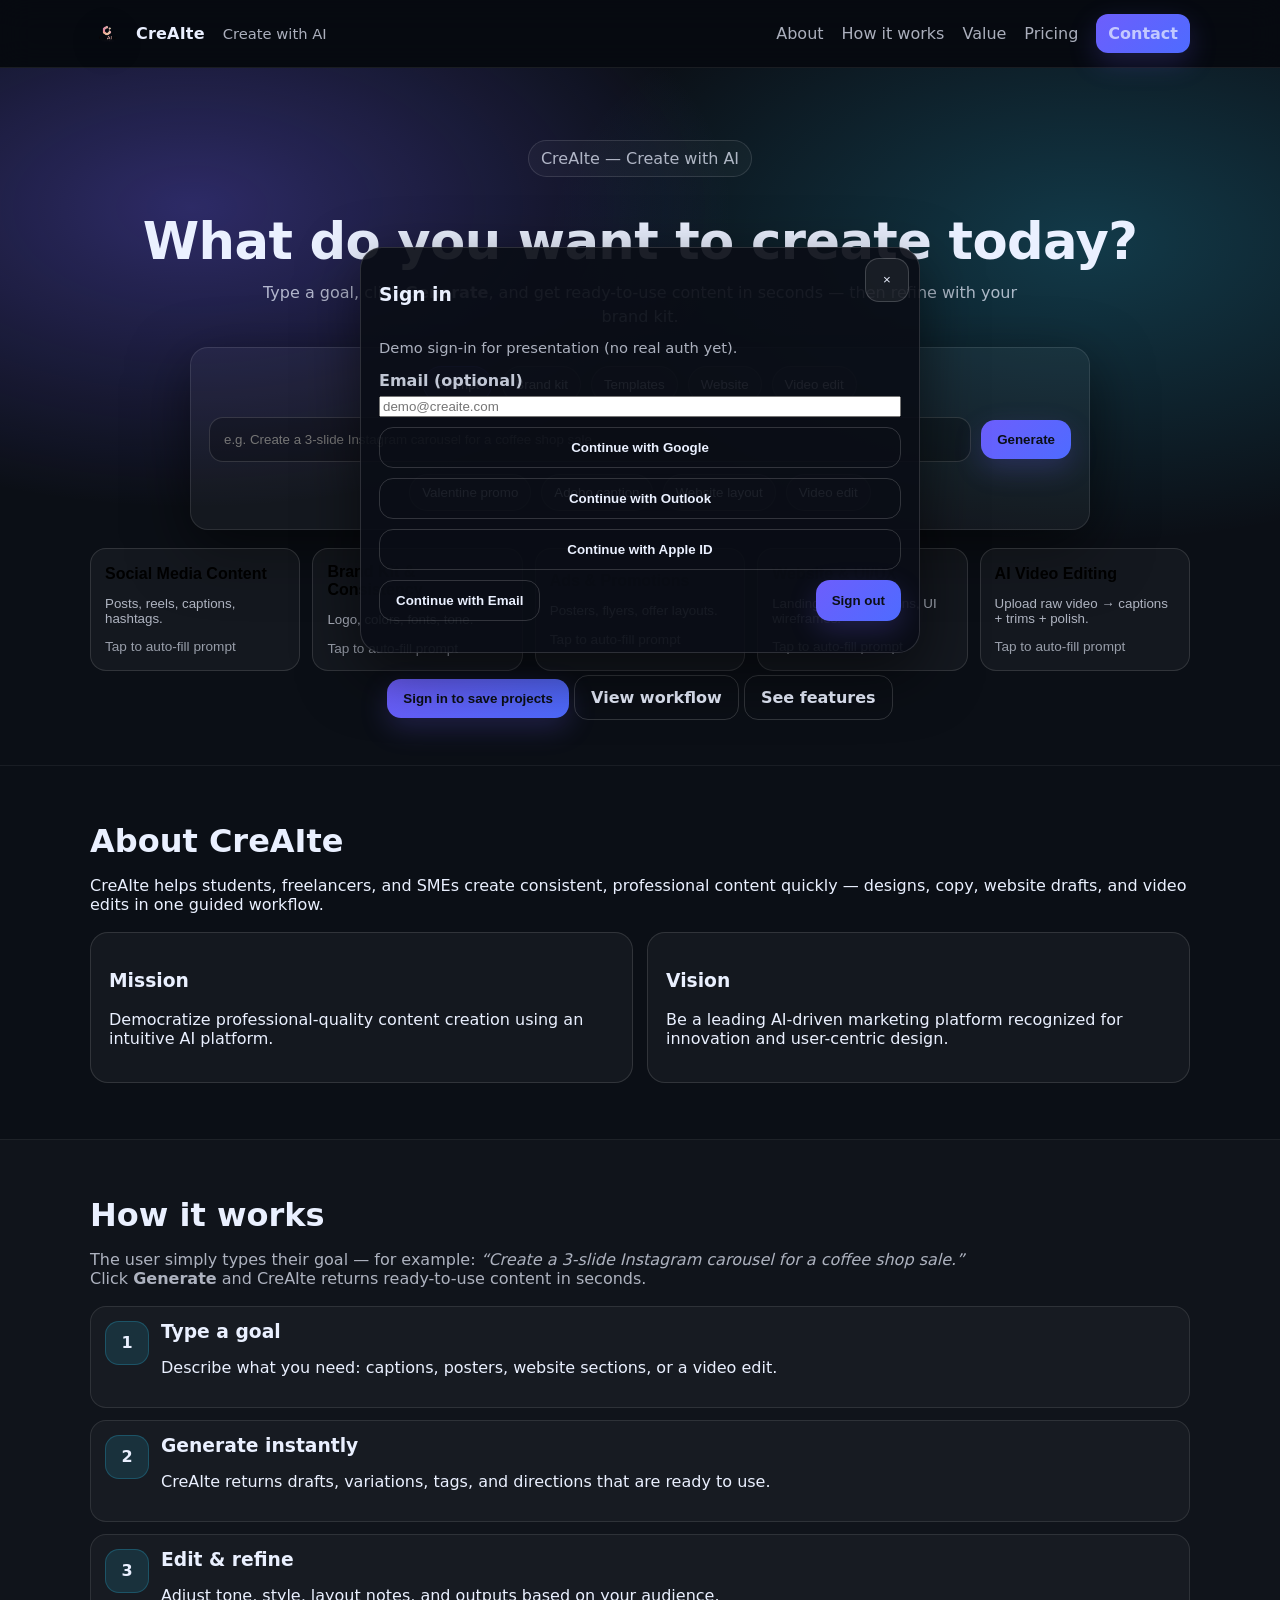
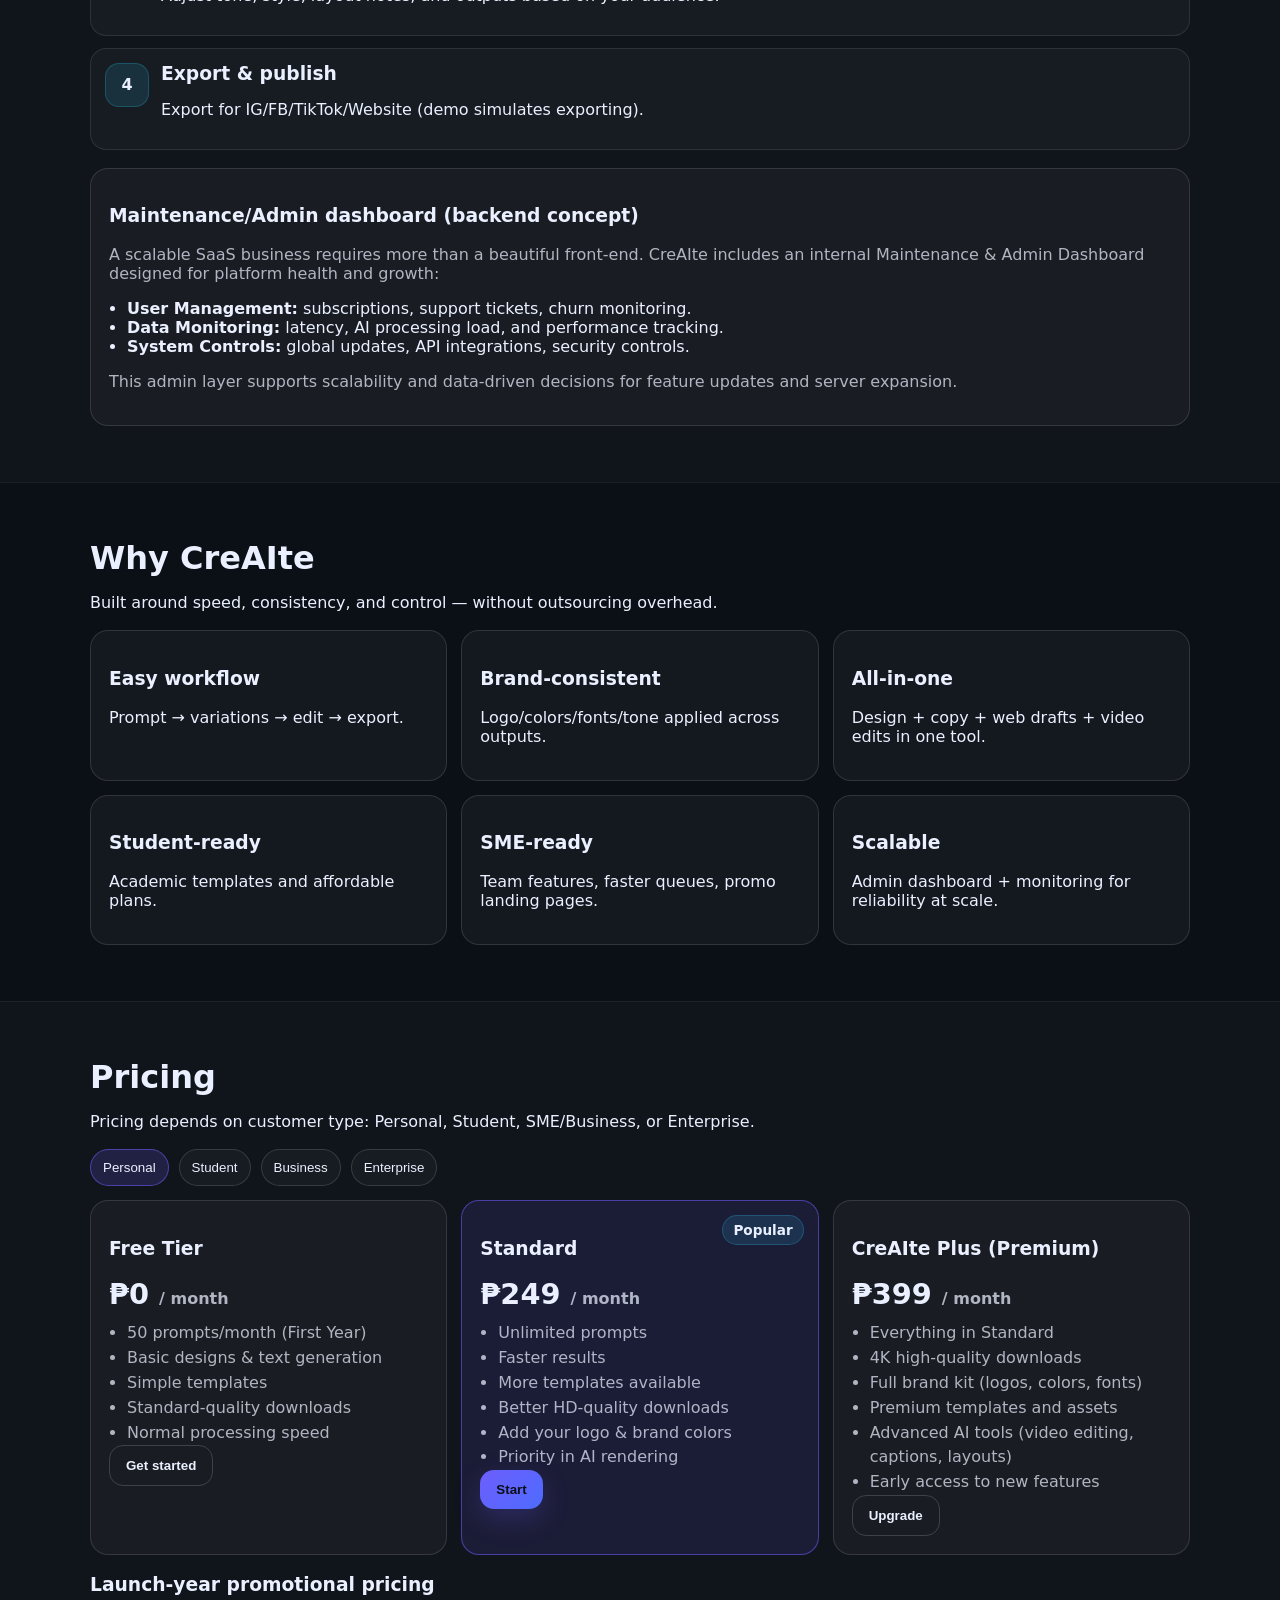
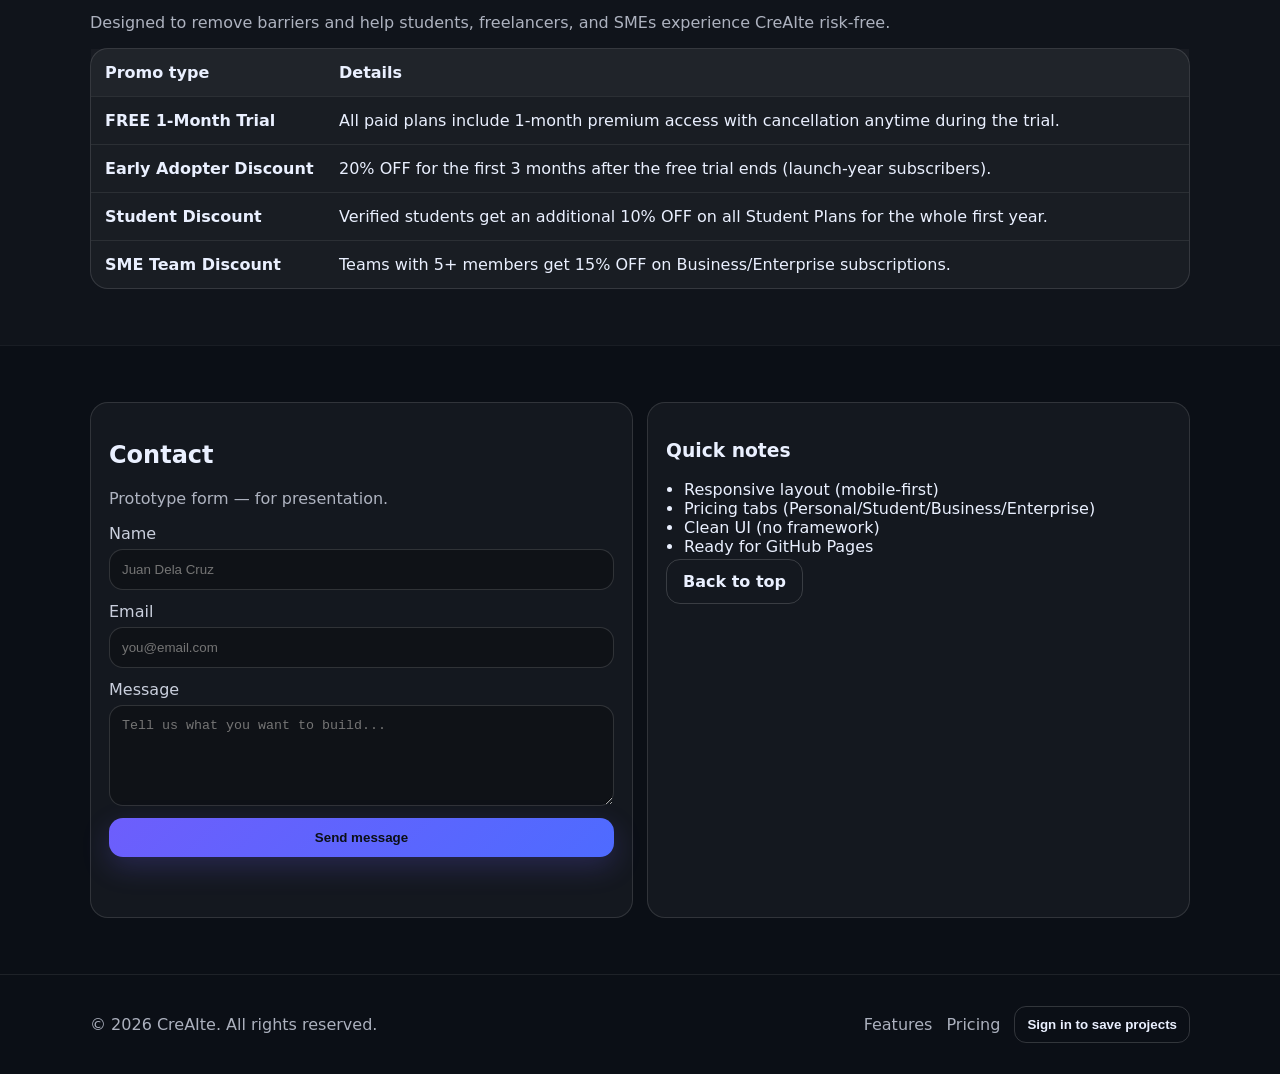
<file: index.html>
<!doctype html>
<html lang="en">
<head>
  <meta charset="utf-8" />
  <meta name="viewport" content="width=device-width,initial-scale=1" />
  <title>CreAIte — Create with AI</title>
  <meta name="description" content="CreAIte is an AI-powered content creation studio for students and SMEs—designs, captions, websites, and videos in minutes." />
  <link rel="stylesheet" href="./styles.css?v=3" />
</head>

<body>
  <a class="skip" href="#main">Skip to content</a>

  <!-- HEADER -->
  <header class="site-header" id="top">
    <div class="container header-inner">
      <a class="brand" href="#top" aria-label="CreAIte home">
        <img src="./creaite-logo.png" alt="CreAIte logo" class="logo" />
        <span class="brand-name">CreAIte</span>
        <span class="brand-tag">Create with AI</span>
      </a>

      <button class="menu-btn" id="menuBtn" aria-label="Open menu" aria-expanded="false" aria-controls="nav">
        <span class="menu-bars" aria-hidden="true"></span>
      </button>

      <nav class="nav" id="nav" aria-label="Primary">
        <a href="#about">About</a>
        <a href="#how">How it works</a>
        <a href="#value">Value</a>
        <a href="#pricing">Pricing</a>
        <a href="#contact" class="btn btn-small">Contact</a>
      </nav>
    </div>
  </header>

  <main id="main">
    <!-- HERO -->
    <section class="hero hero-chatgpt" id="hero">
      <div class="container hero-center">
        <p class="eyebrow">CreAIte — Create with AI</p>
        <h1 class="hero-title">What do you want to create today?</h1>
        <p class="lead">
          Type a goal, click <strong>Generate</strong>, and get ready-to-use content in seconds —
          then refine with your brand kit.
        </p>

        <div class="prompt-shell">
          <div class="prompt-row" role="tablist" aria-label="Tools">
            <button class="tool-pill is-active" data-tool="prompt" type="button">Prompt</button>
            <button class="tool-pill" data-tool="brand" type="button">Brand kit</button>
            <button class="tool-pill" data-tool="templates" type="button">Templates</button>
            <button class="tool-pill" data-tool="web" type="button">Website</button>
            <button class="tool-pill" data-tool="video" type="button">Video edit</button>
          </div>

          <!-- RESULT CARD -->
          <div class="result-card" id="landingResultCard" hidden>
            <div class="result-top">
              <span class="badge">Result</span>
              <span class="muted" id="landingStatus">Ready</span>
            </div>

            <div class="result-body" id="landingResultBody"></div>

            <div class="result-bottom">
              <button class="chip" id="landingMore" type="button">Generate variants</button>
              <button class="chip" id="landingRefine" type="button">Refine</button>
              <button class="chip" id="landingExport" type="button">Export PNG</button>
            </div>
          </div>

          <!-- PROMPT FORM -->
          <form class="prompt-box" id="promptForm">
            <input
              id="promptInput"
              type="text"
              name="prompt"
              placeholder="e.g. Create a 3-slide Instagram carousel for a coffee shop sale."
              autocomplete="off"
              required
            />
            <button class="btn" id="generateBtn" type="submit">Generate</button>
          </form>

          <!-- VIDEO UPLOAD (DEMO) -->
          <div class="upload-row" id="videoUploadRow" hidden>
            <div class="upload-card">
              <div class="upload-head">
                <div>
                  <strong>Upload raw video</strong>
                  <p class="muted small">Demo only — we’ll simulate trimming, captions, and polish.</p>
                </div>
                <span class="pill">MP4 / MOV</span>
              </div>
              <input class="file" type="file" id="videoFile" accept="video/*" />
              <div class="upload-actions">
                <button class="btn btn-ghost" id="videoPresetBtn" type="button">Apply preset</button>
                <button class="btn" id="videoEditBtn" type="button">Edit video</button>
              </div>
              <p class="muted small" id="videoNote" aria-live="polite"></p>
            </div>
          </div>

          <!-- SUGGESTIONS -->
          <div class="suggestions">
            <button class="chip chip-action" type="button"
              data-suggest="Create a Valentine’s Day promo poster for a café — 2 for 1 drinks, IG post.">Valentine promo</button>

            <button class="chip chip-action" type="button"
              data-suggest="Write a caption + hashtag set for a Filipino adobo cooking show episode.">Adobo caption</button>

            <button class="chip chip-action" type="button"
              data-suggest="Design a landing page for a small business — sections + short copy + CTA.">Website layout</button>

            <button class="chip chip-action" type="button"
              data-suggest="Edit my raw vlog video: add captions, cut dead air, and make colors more cinematic.">Video edit</button>
          </div>
        </div>

        <!-- SERVICES -->
        <div class="services-grid">
          <button class="service-card service-social" data-service="social" type="button">
            <h3>Social Media Content</h3>
            <p class="muted">Posts, reels, captions, hashtags.</p>
            <span class="mini">Tap to auto-fill prompt</span>
          </button>

          <button class="service-card service-brand" data-service="branding" type="button">
            <h3>Brand Kit & Consistency</h3>
            <p class="muted">Logo, colors, fonts, tone.</p>
            <span class="mini">Tap to auto-fill prompt</span>
          </button>

          <button class="service-card service-ads" data-service="ads" type="button">
            <h3>Ads & Promotions</h3>
            <p class="muted">Posters, flyers, offer layouts.</p>
            <span class="mini">Tap to auto-fill prompt</span>
          </button>

          <button class="service-card service-web" data-service="web" type="button">
            <h3>Website & UI/UX</h3>
            <p class="muted">Landing pages, sections, UI wireframes.</p>
            <span class="mini">Tap to auto-fill prompt</span>
          </button>

          <button class="service-card service-video" data-service="video" type="button">
            <h3>AI Video Editing</h3>
            <p class="muted">Upload raw video → captions + trims + polish.</p>
            <span class="mini">Tap to auto-fill prompt</span>
          </button>
        </div>

        <div class="hero-cta">
          <button class="btn" id="openSignIn" type="button">Sign in to save projects</button>
          <a class="btn btn-ghost" href="#how">View workflow</a>
          <a class="btn btn-ghost" href="./features.html">See features</a>
        </div>

        <p class="muted tiny center" id="authState"></p>
      </div>
    </section>

    <!-- ABOUT -->
    <section class="section" id="about">
      <div class="container">
        <div class="section-head">
          <h2>About CreAIte</h2>
          <p>
            CreAIte helps students, freelancers, and SMEs create consistent, professional content quickly —
            designs, copy, website drafts, and video edits in one guided workflow.
          </p>
        </div>

        <div class="grid-2">
          <div class="card">
            <h3>Mission</h3>
            <p>Democratize professional-quality content creation using an intuitive AI platform.</p>
          </div>

          <div class="card">
            <h3>Vision</h3>
            <p>Be a leading AI-driven marketing platform recognized for innovation and user-centric design.</p>
          </div>
        </div>
      </div>
    </section>

    <!-- HOW -->
    <section class="section alt" id="how">
      <div class="container">
        <div class="section-head">
          <h2>How it works</h2>
          <p class="muted">
            The user simply types their goal — for example:
            <em>“Create a 3-slide Instagram carousel for a coffee shop sale.”</em><br />
            Click <strong>Generate</strong> and CreAIte returns ready-to-use content in seconds.
          </p>
        </div>

        <ol class="steps">
          <li class="step">
            <div class="step-n">1</div>
            <div class="step-b">
              <h3>Type a goal</h3>
              <p>Describe what you need: captions, posters, website sections, or a video edit.</p>
            </div>
          </li>
          <li class="step">
            <div class="step-n">2</div>
            <div class="step-b">
              <h3>Generate instantly</h3>
              <p>CreAIte returns drafts, variations, tags, and directions that are ready to use.</p>
            </div>
          </li>
          <li class="step">
            <div class="step-n">3</div>
            <div class="step-b">
              <h3>Edit & refine</h3>
              <p>Adjust tone, style, layout notes, and outputs based on your audience.</p>
            </div>
          </li>
          <li class="step">
            <div class="step-n">4</div>
            <div class="step-b">
              <h3>Export & publish</h3>
              <p>Export for IG/FB/TikTok/Website (demo simulates exporting).</p>
            </div>
          </li>
        </ol>

        <div class="card wide" style="margin-top:18px;">
          <h3>Maintenance/Admin dashboard (backend concept)</h3>
          <p class="muted">
            A scalable SaaS business requires more than a beautiful front-end. CreAIte includes an internal
            Maintenance & Admin Dashboard designed for platform health and growth:
          </p>
          <ul class="bullets">
            <li><strong>User Management:</strong> subscriptions, support tickets, churn monitoring.</li>
            <li><strong>Data Monitoring:</strong> latency, AI processing load, and performance tracking.</li>
            <li><strong>System Controls:</strong> global updates, API integrations, security controls.</li>
          </ul>
          <p class="muted">
            This admin layer supports scalability and data-driven decisions for feature updates and server expansion.
          </p>
        </div>
      </div>
    </section>

    <!-- VALUE -->
    <section class="section" id="value">
      <div class="container">
        <div class="section-head">
          <h2>Why CreAIte</h2>
          <p>Built around speed, consistency, and control — without outsourcing overhead.</p>
        </div>

        <div class="grid-3">
          <div class="card"><h3>Easy workflow</h3><p>Prompt → variations → edit → export.</p></div>
          <div class="card"><h3>Brand-consistent</h3><p>Logo/colors/fonts/tone applied across outputs.</p></div>
          <div class="card"><h3>All-in-one</h3><p>Design + copy + web drafts + video edits in one tool.</p></div>
          <div class="card"><h3>Student-ready</h3><p>Academic templates and affordable plans.</p></div>
          <div class="card"><h3>SME-ready</h3><p>Team features, faster queues, promo landing pages.</p></div>
          <div class="card"><h3>Scalable</h3><p>Admin dashboard + monitoring for reliability at scale.</p></div>
        </div>
      </div>
    </section>

    <!-- PRICING -->
    <section class="section alt" id="pricing">
      <div class="container">
        <div class="section-head">
          <h2>Pricing</h2>
          <p>Pricing depends on customer type: Personal, Student, SME/Business, or Enterprise.</p>
        </div>

        <div class="tabs" role="tablist" aria-label="Pricing categories">
          <button class="tab active" role="tab" aria-selected="true" data-tab="personal" type="button">Personal</button>
          <button class="tab" role="tab" aria-selected="false" data-tab="student" type="button">Student</button>
          <button class="tab" role="tab" aria-selected="false" data-tab="business" type="button">Business</button>
          <button class="tab" role="tab" aria-selected="false" data-tab="enterprise" type="button">Enterprise</button>
        </div>

        <!-- PERSONAL -->
        <div class="pricing" data-panel="personal">
          <div class="price-card">
            <h3>Free Tier</h3>
            <p class="price">₱0 <span>/ month</span></p>
            <ul>
              <li>50 prompts/month (First Year)</li>
              <li>Basic designs & text generation</li>
              <li>Simple templates</li>
              <li>Standard-quality downloads</li>
              <li>Normal processing speed</li>
            </ul>
            <button class="btn btn-ghost" type="button">Get started</button>
          </div>

          <div class="price-card featured">
            <div class="badge">Popular</div>
            <h3>Standard</h3>
            <p class="price">₱249 <span>/ month</span></p>
            <ul>
              <li>Unlimited prompts</li>
              <li>Faster results</li>
              <li>More templates available</li>
              <li>Better HD-quality downloads</li>
              <li>Add your logo & brand colors</li>
              <li>Priority in AI rendering</li>
            </ul>
            <button class="btn" type="button">Start</button>
          </div>

          <div class="price-card">
            <h3>CreAIte Plus (Premium)</h3>
            <p class="price">₱399 <span>/ month</span></p>
            <ul>
              <li>Everything in Standard</li>
              <li>4K high-quality downloads</li>
              <li>Full brand kit (logos, colors, fonts)</li>
              <li>Premium templates and assets</li>
              <li>Advanced AI tools (video editing, captions, layouts)</li>
              <li>Early access to new features</li>
            </ul>
            <button class="btn btn-ghost" type="button">Upgrade</button>
          </div>
        </div>

        <!-- STUDENT -->
        <div class="pricing hidden" data-panel="student">
          <div class="price-card">
            <h3>Student Free</h3>
            <p class="price">₱0 <span>/ month</span></p>
            <ul>
              <li>50 prompts/month (First Year)</li>
              <li>Basic student templates</li>
              <li>Simple editing tools</li>
              <li>Standard-quality output</li>
            </ul>
            <button class="btn btn-ghost" type="button">Get started</button>
          </div>

          <div class="price-card featured">
            <div class="badge">Best value</div>
            <h3>Student Standard</h3>
            <p class="price">₱99 <span>/ month</span></p>
            <ul>
              <li>Unlimited prompts</li>
              <li>Essay & report generator</li>
              <li>Poster, infographic & slide templates</li>
              <li>Faster AI results</li>
              <li>HD-quality downloads</li>
            </ul>
            <button class="btn" type="button">Start</button>
          </div>

          <div class="price-card">
            <h3>Student Premium</h3>
            <p class="price">₱199 <span>/ month</span></p>
            <ul>
              <li>Everything in Student Standard</li>
              <li>Premium academic templates</li>
              <li>Rewriting & grammar tools</li>
              <li>4K presentation exports</li>
              <li>Brand kit for school orgs (logo + colors)</li>
            </ul>
            <button class="btn btn-ghost" type="button">Upgrade</button>
          </div>
        </div>

        <!-- BUSINESS -->
        <div class="pricing hidden" data-panel="business">
          <div class="price-card">
            <h3>Business Basic</h3>
            <p class="price">₱599 <span>/ month</span></p>
            <ul>
              <li>Unlimited prompts</li>
              <li>Up to 5 team members</li>
              <li>Ready-made templates for businesses</li>
              <li>HD downloads</li>
              <li>Faster processing speeds</li>
              <li>Basic team workspace</li>
              <li>Can request simple website layouts</li>
            </ul>
            <button class="btn btn-ghost" type="button">Talk to sales</button>
          </div>

          <div class="price-card featured">
            <div class="badge">Teams</div>
            <h3>Business Standard</h3>
            <p class="price">₱1,299 <span>/ month</span></p>
            <ul>
              <li>Everything in Business Basic</li>
              <li>Up to 10 team members</li>
              <li>Full brand kit tools</li>
              <li>4K exports</li>
              <li>Priority customer support</li>
              <li>Website design creation (up to 3 pages)</li>
              <li>Custom landing page for promotions</li>
            </ul>
            <button class="btn" type="button">Start</button>
          </div>

          <div class="price-card">
            <h3>Business + Growth</h3>
            <p class="muted">For teams scaling content production.</p>
            <ul>
              <li>Advanced template packs</li>
              <li>Team roles & approvals</li>
              <li>Content calendar & version history</li>
              <li>Faster queues</li>
            </ul>
            <button class="btn btn-ghost" type="button">Learn more</button>
          </div>
        </div>

        <!-- ENTERPRISE -->
        <div class="pricing hidden" data-panel="enterprise">
          <div class="card wide">
            <h3>Enterprise (Custom)</h3>
            <p class="lead">
              <strong>₱3,500+ / month</strong> — for companies needing API access, automation,
              custom integrations, and multi-page website creation.
            </p>

            <div class="grid-2">
              <div>
                <h4 class="mini-title">Includes</h4>
                <ul class="bullets">
                  <li>Unlimited team members</li>
                  <li>API access for companies</li>
                  <li>Workflow automation</li>
                  <li>Dedicated account manager</li>
                </ul>
              </div>
              <div>
                <h4 class="mini-title">Web & integrations</h4>
                <ul class="bullets">
                  <li>Custom integrations (CRM, website tools, etc.)</li>
                  <li>Full website creation (multi-page)</li>
                  <li>Advanced web design + branding system</li>
                  <li>Monthly maintenance & updates</li>
                </ul>
              </div>
            </div>

            <button class="btn" type="button">Request a quote</button>
          </div>
        </div>

        <!-- PROMOTIONAL OFFERS -->
        <div class="promo-wrap">
          <div class="section-head tight">
            <h3>Launch-year promotional pricing</h3>
            <p class="muted">
              Designed to remove barriers and help students, freelancers, and SMEs experience CreAIte risk-free.
            </p>
          </div>

          <div class="promo-table card">
            <div class="promo-row promo-head">
              <span>Promo type</span>
              <span>Details</span>
            </div>

            <div class="promo-row">
              <span><strong>FREE 1-Month Trial</strong></span>
              <span>All paid plans include 1-month premium access with cancellation anytime during the trial.</span>
            </div>

            <div class="promo-row">
              <span><strong>Early Adopter Discount</strong></span>
              <span>20% OFF for the first 3 months after the free trial ends (launch-year subscribers).</span>
            </div>

            <div class="promo-row">
              <span><strong>Student Discount</strong></span>
              <span>Verified students get an additional 10% OFF on all Student Plans for the whole first year.</span>
            </div>

            <div class="promo-row">
              <span><strong>SME Team Discount</strong></span>
              <span>Teams with 5+ members get 15% OFF on Business/Enterprise subscriptions.</span>
            </div>
          </div>
        </div>
      </div>
    </section>

    <!-- CONTACT -->
    <section class="section" id="contact">
      <div class="container">
        <div class="grid-2">
          <div class="card">
            <h2>Contact</h2>
            <p class="muted">Prototype form — for presentation.</p>
            <form id="contactForm" class="contact-form">
              <label>Name
                <input type="text" placeholder="Juan Dela Cruz" required />
              </label>
              <label>Email
                <input type="email" placeholder="you@email.com" required />
              </label>
              <label>Message
                <textarea rows="5" placeholder="Tell us what you want to build..." required></textarea>
              </label>
              <button class="btn" type="submit">Send message</button>
              <p class="muted small" id="formNote" aria-live="polite"></p>
            </form>
          </div>

          <div class="card">
            <h3>Quick notes</h3>
            <ul class="bullets">
              <li>Responsive layout (mobile-first)</li>
              <li>Pricing tabs (Personal/Student/Business/Enterprise)</li>
              <li>Clean UI (no framework)</li>
              <li>Ready for GitHub Pages</li>
            </ul>
            <a class="btn btn-ghost" href="#top">Back to top</a>
          </div>
        </div>
      </div>
    </section>
  </main>

  <!-- FOOTER -->
  <footer class="footer">
    <div class="container footer-inner">
      <p class="muted">© <span id="year"></span> CreAIte. All rights reserved.</p>
      <div class="footer-links">
        <a href="./features.html">Features</a>
        <a href="#pricing">Pricing</a>
        <button class="btn btn-small btn-ghost" id="openSignIn2" type="button">Sign in</button>
      </div>
    </div>
  </footer>

  <!-- AUTH MODAL (STAYS HIDDEN UNTIL CLICK) -->
  <div class="backdrop" id="authBackdrop" hidden></div>

  <div class="modal" id="authModal" hidden role="dialog" aria-modal="true" aria-labelledby="authTitle">
    <div class="modal-card" role="document">
      <div class="modal-head">
        <h3 id="authTitle">Sign in</h3>
        <button id="authClose" class="modal-close" type="button" aria-label="Close dialog">×</button>
      </div>

      <p class="muted small">Demo sign-in for presentation (no real auth yet).</p>

      <label class="field">
        <span>Email (optional)</span>
        <input id="authEmail" type="email" placeholder="demo@creaite.com" />
      </label>

      <div class="modal-actions">
        <button class="auth-btn btn btn-ghost" data-provider="Google" type="button">Continue with Google</button>
        <button class="auth-btn btn btn-ghost" data-provider="Outlook" type="button">Continue with Outlook</button>
        <button class="auth-btn btn btn-ghost" data-provider="Apple" type="button">Continue with Apple ID</button>
      </div>

      <div class="modal-bottom">
        <button class="btn btn-ghost" id="authContinue" type="button">Continue with Email</button>
        <button class="btn" id="authLogout" type="button">Sign out</button>
      </div>

      <p class="muted tiny" id="authStateInline" aria-live="polite"></p>
    </div>
  </div>

  <script src="./script.js?v=3"></script>
</body>
</html>
</file>
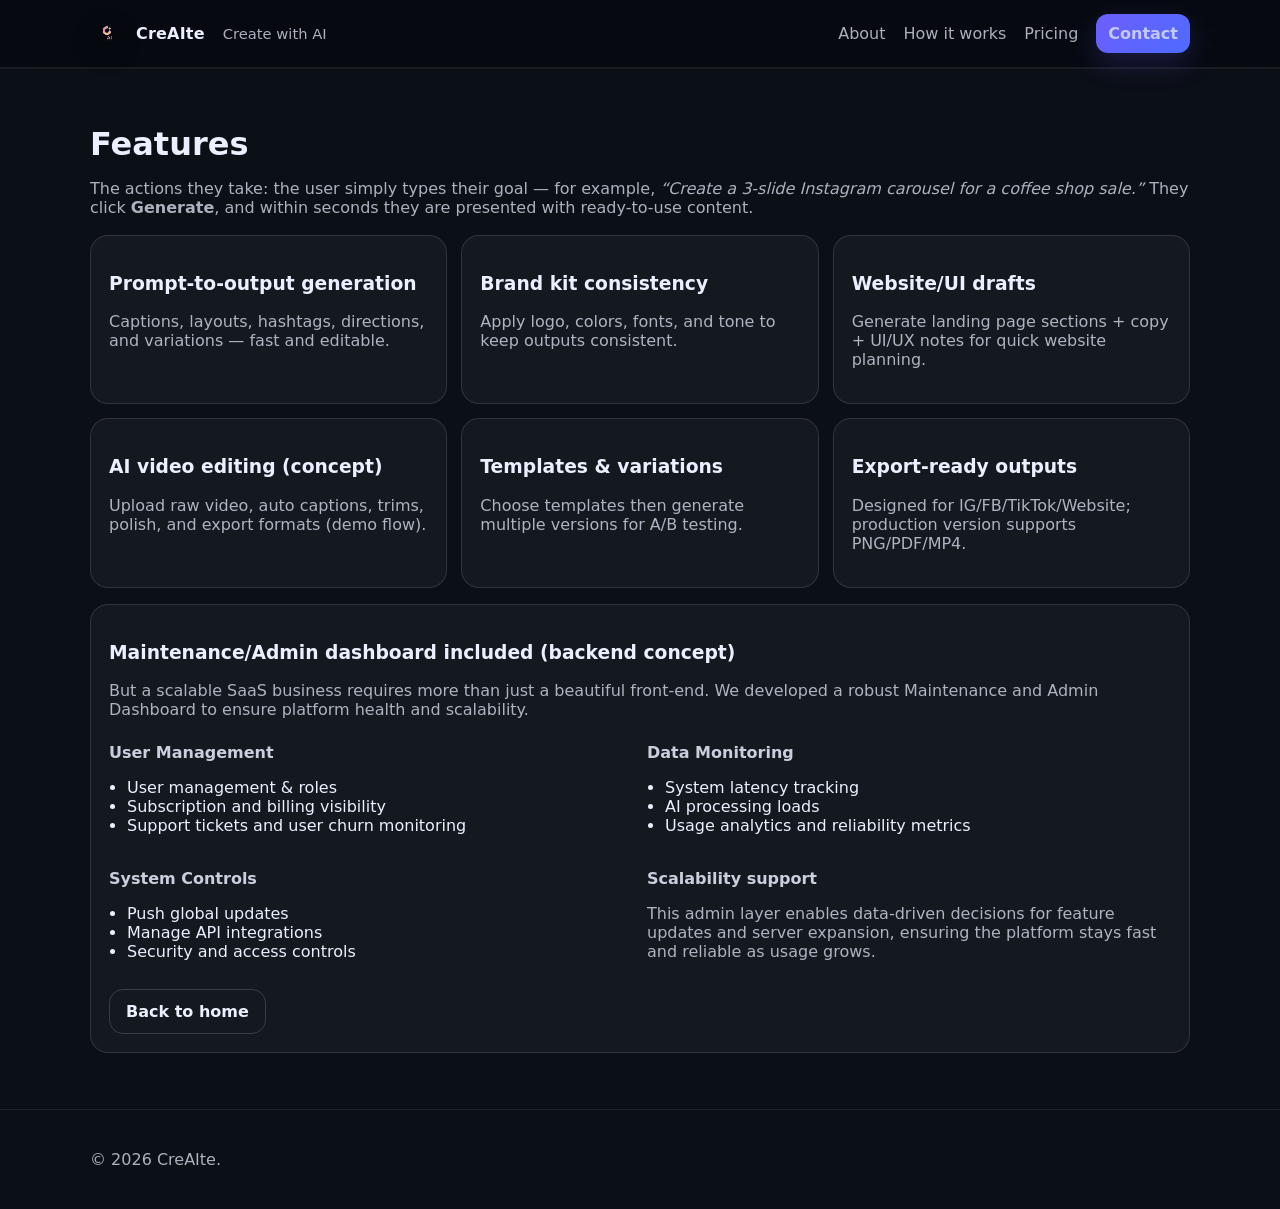
<file: features.html>
<!doctype html>
<html lang="en">
<head>
  <meta charset="utf-8" />
  <meta name="viewport" content="width=device-width,initial-scale=1" />
  <title>CreAIte — Features</title>
  <link rel="stylesheet" href="./styles.css?v=3" />
</head>
<body>
  <header class="site-header" id="top">
    <div class="container header-inner">
      <a class="brand" href="./index.html#top" aria-label="CreAIte home">
        <img src="./creaite-logo.png" alt="CreAIte logo" class="logo" />
        <span class="brand-name">CreAIte</span>
        <span class="brand-tag">Create with AI</span>
      </a>

      <nav class="nav" id="nav" aria-label="Primary">
        <a href="./index.html#about">About</a>
        <a href="./index.html#how">How it works</a>
        <a href="./index.html#pricing">Pricing</a>
        <a href="./index.html#contact" class="btn btn-small">Contact</a>
      </nav>
    </div>
  </header>

  <main id="main">
    <section class="section">
      <div class="container">
        <div class="section-head">
          <h2>Features</h2>
          <p class="muted">
            The actions they take: the user simply types their goal — for example,
            <em>“Create a 3-slide Instagram carousel for a coffee shop sale.”</em>
            They click <strong>Generate</strong>, and within seconds they are presented with ready-to-use content.
          </p>
        </div>

        <div class="grid-3">
          <div class="card">
            <h3>Prompt-to-output generation</h3>
            <p class="muted">Captions, layouts, hashtags, directions, and variations — fast and editable.</p>
          </div>
          <div class="card">
            <h3>Brand kit consistency</h3>
            <p class="muted">Apply logo, colors, fonts, and tone to keep outputs consistent.</p>
          </div>
          <div class="card">
            <h3>Website/UI drafts</h3>
            <p class="muted">Generate landing page sections + copy + UI/UX notes for quick website planning.</p>
          </div>
          <div class="card">
            <h3>AI video editing (concept)</h3>
            <p class="muted">Upload raw video, auto captions, trims, polish, and export formats (demo flow).</p>
          </div>
          <div class="card">
            <h3>Templates & variations</h3>
            <p class="muted">Choose templates then generate multiple versions for A/B testing.</p>
          </div>
          <div class="card">
            <h3>Export-ready outputs</h3>
            <p class="muted">Designed for IG/FB/TikTok/Website; production version supports PNG/PDF/MP4.</p>
          </div>
        </div>

        <div class="card wide" style="margin-top:16px;">
          <h3>Maintenance/Admin dashboard included (backend concept)</h3>
          <p class="muted">
            But a scalable SaaS business requires more than just a beautiful front-end.
            We developed a robust Maintenance and Admin Dashboard to ensure platform health and scalability.
          </p>

          <div class="grid-2">
            <div>
              <h4 class="mini-title">User Management</h4>
              <ul class="bullets">
                <li>User management & roles</li>
                <li>Subscription and billing visibility</li>
                <li>Support tickets and user churn monitoring</li>
              </ul>
            </div>

            <div>
              <h4 class="mini-title">Data Monitoring</h4>
              <ul class="bullets">
                <li>System latency tracking</li>
                <li>AI processing loads</li>
                <li>Usage analytics and reliability metrics</li>
              </ul>
            </div>
          </div>

          <div class="grid-2" style="margin-top:10px;">
            <div>
              <h4 class="mini-title">System Controls</h4>
              <ul class="bullets">
                <li>Push global updates</li>
                <li>Manage API integrations</li>
                <li>Security and access controls</li>
              </ul>
            </div>

            <div>
              <h4 class="mini-title">Scalability support</h4>
              <p class="muted">
                This admin layer enables data-driven decisions for feature updates and server expansion,
                ensuring the platform stays fast and reliable as usage grows.
              </p>
            </div>
          </div>

          <a class="btn btn-ghost" href="./index.html#top" style="margin-top:12px; display:inline-flex;">Back to home</a>
        </div>
      </div>
    </section>
  </main>

  <footer class="footer">
    <div class="container footer-inner">
      <p class="muted">© <span id="year"></span> CreAIte.</p>
    </div>
  </footer>

  <script>
    document.querySelector("#year").textContent = String(new Date().getFullYear());
  </script>
</body>
</html>
</file>
<file: styles.css>
:root{
  --bg:#0b0f16;
  --panel:rgba(255,255,255,.06);
  --panel2:rgba(255,255,255,.08);
  --line:rgba(255,255,255,.12);
  --text:#eaf0ff;
  --muted:rgba(234,240,255,.72);
  --brand1:#6d5efc;
  --brand2:#2bd3ff;
  --shadow: 0 20px 60px rgba(0,0,0,.55);
  --radius:18px;
}

*{box-sizing:border-box}
html,body{margin:0;padding:0;font-family:system-ui,-apple-system,Segoe UI,Roboto,Arial,sans-serif;background:var(--bg);color:var(--text)}
a{color:inherit;text-decoration:none}
img{max-width:100%;display:block}

.container{width:min(1100px,92vw);margin:0 auto}
.muted{color:var(--muted)}
.small{font-size:.92rem}
.tiny{font-size:.85rem}
.center{text-align:center}
.skip{position:absolute;left:-999px;top:auto}
.skip:focus{left:12px;top:12px;background:#fff;color:#000;padding:8px 10px;border-radius:10px;z-index:99999}

/* HEADER */
.site-header{
  position:sticky;top:0;z-index:50;
  backdrop-filter: blur(16px);
  background:rgba(5,8,14,.65);
  border-bottom:1px solid rgba(255,255,255,.08);
}
.header-inner{display:flex;align-items:center;justify-content:space-between;padding:14px 0;gap:14px}
.brand{display:flex;align-items:center;gap:12px}
.logo{
  width:34px; height:34px; /* bigger logo */
  object-fit:contain;
  filter: drop-shadow(0 8px 20px rgba(0,0,0,.45));
}
.brand-name{font-weight:800;letter-spacing:.2px}
.brand-tag{font-size:.92rem;color:var(--muted);margin-left:6px}

.nav{display:flex;gap:18px;align-items:center}
.nav a{color:var(--muted)}
.nav a:hover{color:var(--text)}
.menu-btn{display:none;border:1px solid rgba(255,255,255,.14);background:transparent;color:var(--text);border-radius:12px;padding:10px}
.menu-bars{display:block;width:18px;height:12px;border-top:2px solid rgba(255,255,255,.8);border-bottom:2px solid rgba(255,255,255,.8);position:relative}
.menu-bars:before{content:"";position:absolute;left:0;right:0;top:4px;border-top:2px solid rgba(255,255,255,.8)}

/* BUTTONS */
.btn{
  border:0;
  background:linear-gradient(135deg,var(--brand1),#4e6bff);
  color:#0b0f16;
  font-weight:800;
  padding:12px 16px;
  border-radius:14px;
  box-shadow:0 10px 28px rgba(109,94,252,.22);
  cursor:pointer;
}
.btn:hover{transform:translateY(-1px)}
.btn:active{transform:translateY(0)}
.btn-small{padding:10px 12px;border-radius:12px;font-weight:800}
.btn-ghost{
  background:transparent;color:var(--text);
  border:1px solid rgba(255,255,255,.16);
  box-shadow:none;
}
.btn-ghost:hover{border-color:rgba(255,255,255,.26);background:rgba(255,255,255,.05)}

.chip{
  border:1px solid rgba(255,255,255,.14);
  background:rgba(255,255,255,.04);
  color:var(--text);
  padding:10px 12px;
  border-radius:999px;
  cursor:pointer;
}
.chip:hover{background:rgba(255,255,255,.07)}
.chip:active{transform:translateY(1px)}
.badge{
  display:inline-flex;align-items:center;
  padding:6px 10px;border-radius:999px;
  background:rgba(43,211,255,.12);
  border:1px solid rgba(43,211,255,.22);
  color:var(--text);font-weight:800;font-size:.85rem;
}

/* HERO */
.hero{
  padding:56px 0 34px;
  background:
    radial-gradient(900px 500px at 15% 20%, rgba(109,94,252,.35), transparent 60%),
    radial-gradient(900px 500px at 85% 25%, rgba(43,211,255,.22), transparent 60%);
}
.hero-center{text-align:center}
.eyebrow{display:inline-block;color:var(--muted);border:1px solid rgba(255,255,255,.12);padding:8px 12px;border-radius:999px;background:rgba(255,255,255,.03)}
.hero-title{font-size:clamp(2.0rem,4vw,3.4rem);margin:18px 0 10px;letter-spacing:-.6px}
.lead{color:var(--muted);max-width:760px;margin:0 auto 18px;line-height:1.5}

.prompt-shell{
  margin:18px auto 10px;
  max-width:900px;
  background:rgba(255,255,255,.04);
  border:1px solid rgba(255,255,255,.10);
  border-radius:var(--radius);
  padding:18px;
  box-shadow:var(--shadow);
}

.prompt-row{display:flex;gap:10px;flex-wrap:wrap;justify-content:center;margin-bottom:14px}
.tool-pill{
  border:1px solid rgba(255,255,255,.14);
  background:rgba(255,255,255,.04);
  color:var(--text);
  padding:10px 12px;
  border-radius:999px;
  cursor:pointer;
}
.tool-pill.is-active{
  background:rgba(109,94,252,.18);
  border-color:rgba(109,94,252,.45);
}

.prompt-box{display:flex;gap:10px;align-items:center;margin-top:10px}
.prompt-box input{
  flex:1;
  border-radius:14px;
  border:1px solid rgba(255,255,255,.14);
  background:rgba(0,0,0,.25);
  color:var(--text);
  padding:14px 14px;
  outline:none;
}
.prompt-box input:focus{border-color:rgba(109,94,252,.55);box-shadow:0 0 0 4px rgba(109,94,252,.14)}

.suggestions{display:flex;gap:10px;justify-content:center;flex-wrap:wrap;margin-top:12px}

/* RESULT CARD */
.result-card{
  text-align:left;
  background:rgba(0,0,0,.25);
  border:1px solid rgba(255,255,255,.12);
  border-radius:var(--radius);
  padding:14px;
  margin-top:12px;
}
.result-top{display:flex;align-items:center;justify-content:space-between;gap:10px}
.result-body{margin-top:10px}
.result-bottom{display:flex;gap:10px;flex-wrap:wrap;margin-top:12px}
.result-list{display:flex;flex-direction:column;gap:10px}
.result-item{
  padding:12px 12px;
  border:1px solid rgba(255,255,255,.10);
  border-radius:14px;
  background:rgba(255,255,255,.03);
}

/* LOADING DOTS */
.loading{display:flex;gap:8px;align-items:center}
.dot{width:10px;height:10px;border-radius:999px;background:rgba(255,255,255,.65);animation:b 1s infinite ease-in-out}
.dot:nth-child(2){animation-delay:.12s}
.dot:nth-child(3){animation-delay:.24s}
@keyframes b{0%,100%{transform:translateY(0);opacity:.55}50%{transform:translateY(-5px);opacity:1}}

/* SERVICES */
.services-grid{
  margin:18px auto 8px;
  max-width:1100px;
  display:grid;
  grid-template-columns:repeat(5,1fr);
  gap:12px;
}
.service-card{
  text-align:left;
  border:1px solid rgba(255,255,255,.12);
  background:rgba(255,255,255,.04);
  border-radius:16px;
  padding:14px;
  cursor:pointer;
  transition:transform .12s ease, background .12s ease, border-color .12s ease;
}
.service-card:hover{transform:translateY(-2px);background:rgba(255,255,255,.06)}
.service-card.is-active{
  border-color:rgba(109,94,252,.55);
  background:rgba(109,94,252,.14);
}
.service-card h3{margin:0 0 6px;font-size:1rem}
.mini{display:block;margin-top:10px;color:rgba(234,240,255,.62);font-size:.85rem}

/* VIDEO UPLOAD */
.upload-row{margin-top:12px}
.upload-card{
  border:1px solid rgba(255,255,255,.12);
  background:rgba(255,255,255,.03);
  border-radius:16px;
  padding:14px;
}
.upload-head{display:flex;align-items:flex-start;justify-content:space-between;gap:10px}
.pill{border:1px solid rgba(255,255,255,.14);border-radius:999px;padding:6px 10px;color:var(--muted)}
.file{width:100%;margin:10px 0}
.upload-actions{display:flex;gap:10px;flex-wrap:wrap}

/* SECTIONS */
.section{padding:56px 0;border-top:1px solid rgba(255,255,255,.06)}
.section.alt{background:rgba(255,255,255,.02)}
.section-head{margin-bottom:18px}
.section-head h2{margin:0 0 6px;font-size:2rem}
.section-head.tight{margin-bottom:12px}
.grid-2{display:grid;grid-template-columns:1fr 1fr;gap:14px}
.grid-3{display:grid;grid-template-columns:repeat(3,1fr);gap:14px}
.card{
  border:1px solid rgba(255,255,255,.12);
  background:rgba(255,255,255,.04);
  border-radius:18px;
  padding:18px;
}
.card.wide{grid-column:1/-1}
.bullets{padding-left:18px}
.mini-title{margin:8px 0 10px;color:rgba(234,240,255,.85)}

/* STEPS */
.steps{list-style:none;padding:0;margin:0;display:grid;gap:12px}
.step{
  display:grid;grid-template-columns:44px 1fr;gap:12px;
  border:1px solid rgba(255,255,255,.10);
  background:rgba(255,255,255,.03);
  border-radius:16px;
  padding:14px;
}
.step-n{
  width:44px;height:44px;border-radius:14px;
  display:flex;align-items:center;justify-content:center;
  background:rgba(43,211,255,.12);
  border:1px solid rgba(43,211,255,.22);
  font-weight:900;
}
.step-b h3{margin:0 0 4px}

/* PRICING */
.tabs{display:flex;gap:10px;flex-wrap:wrap;margin:14px 0}
.tab{
  border:1px solid rgba(255,255,255,.14);
  background:rgba(255,255,255,.03);
  color:var(--text);
  padding:10px 12px;border-radius:999px;cursor:pointer;
}
.tab.active{background:rgba(109,94,252,.18);border-color:rgba(109,94,252,.55)}
.pricing{display:grid;grid-template-columns:repeat(3,1fr);gap:14px;margin-top:10px}
.hidden{display:none !important}

.price-card{
  border:1px solid rgba(255,255,255,.12);
  background:rgba(255,255,255,.04);
  border-radius:18px;
  padding:18px;
  position:relative;
}
.price-card .price{font-size:1.8rem;font-weight:900;margin:10px 0}
.price-card .price span{font-size:1rem;color:var(--muted);font-weight:700}
.price-card ul{margin:0;padding-left:18px;color:var(--muted);line-height:1.55}
.price-card.featured{
  border-color:rgba(109,94,252,.55);
  background:rgba(109,94,252,.12);
}
.price-card .badge{position:absolute;top:14px;right:14px}

/* PROMO TABLE */
.promo-wrap{margin-top:18px}
.promo-table{padding:0}
.promo-row{display:grid;grid-template-columns:220px 1fr;gap:14px;padding:14px;border-top:1px solid rgba(255,255,255,.08)}
.promo-row:first-child{border-top:0}
.promo-row.promo-head{background:rgba(255,255,255,.03);font-weight:900}

/* CONTACT */
.contact-form{display:grid;gap:12px}
.contact-form label{display:grid;gap:6px;color:rgba(234,240,255,.85)}
.contact-form input,.contact-form textarea{
  border-radius:14px;
  border:1px solid rgba(255,255,255,.14);
  background:rgba(0,0,0,.25);
  color:var(--text);
  padding:12px 12px;
  outline:none;
}
.contact-form input:focus,.contact-form textarea:focus{border-color:rgba(109,94,252,.55);box-shadow:0 0 0 4px rgba(109,94,252,.14)}

/* FOOTER */
.footer{padding:24px 0;border-top:1px solid rgba(255,255,255,.08)}
.footer-inner{display:flex;align-items:center;justify-content:space-between;gap:14px}
.footer-links{display:flex;gap:14px;align-items:center}
.footer a{color:var(--muted)}
.footer a:hover{color:var(--text)}

/* AUTH MODAL — FIXED CLICKABLE X */
.backdrop{
  position:fixed;inset:0;
  background:rgba(0,0,0,.55);
  z-index:1000;
}
.modal{
  position:fixed;inset:0;
  display:grid;place-items:center;
  z-index:1001;
  pointer-events:none; /* important: only modal-card receives pointer */
}
.modal-card{
  pointer-events:auto; /* clicks work inside */
  width:min(560px,92vw);
  background:rgba(10,14,22,.92);
  border:1px solid rgba(255,255,255,.14);
  border-radius:22px;
  box-shadow:var(--shadow);
  padding:18px;
  position:relative;
}
.modal-head{display:flex;align-items:center;justify-content:space-between;gap:12px}
.modal-close{
  position:absolute;
  top:10px; right:10px;
  width:44px;height:44px;
  border-radius:14px;
  border:1px solid rgba(255,255,255,.18);
  background:rgba(255,255,255,.06);
  color:var(--text);
  cursor:pointer;
  z-index:1002;           /* ABOVE everything */
  pointer-events:auto;    /* clickable */
}
.modal-close:hover{background:rgba(255,255,255,.10)}
.field{display:grid;gap:6px;margin:10px 0}
.field span{color:rgba(234,240,255,.82);font-weight:700}
.modal-actions{display:grid;gap:10px;margin:10px 0}
.modal-bottom{display:flex;gap:10px;justify-content:space-between;flex-wrap:wrap;margin-top:10px}

/* TOAST */
.toast{
  position:fixed;left:50%;bottom:18px;transform:translateX(-50%);
  background:rgba(0,0,0,.70);
  border:1px solid rgba(255,255,255,.12);
  color:var(--text);
  padding:10px 12px;border-radius:12px;
  opacity:0;pointer-events:none;
  z-index:99999;
  transition:opacity .15s ease, transform .15s ease;
}
.toast.show{opacity:1;transform:translateX(-50%) translateY(-3px)}

/* RESPONSIVE */
@media (max-width: 980px){
  .services-grid{grid-template-columns:1fr 1fr}
  .pricing{grid-template-columns:1fr}
  .grid-3{grid-template-columns:1fr}
  .grid-2{grid-template-columns:1fr}
  .nav{display:none}
  .menu-btn{display:inline-flex}
  .nav.open{display:flex;position:absolute;right:4vw;top:64px;flex-direction:column;background:rgba(10,14,22,.96);border:1px solid rgba(255,255,255,.12);padding:12px;border-radius:16px;z-index:60}
}
</file>
